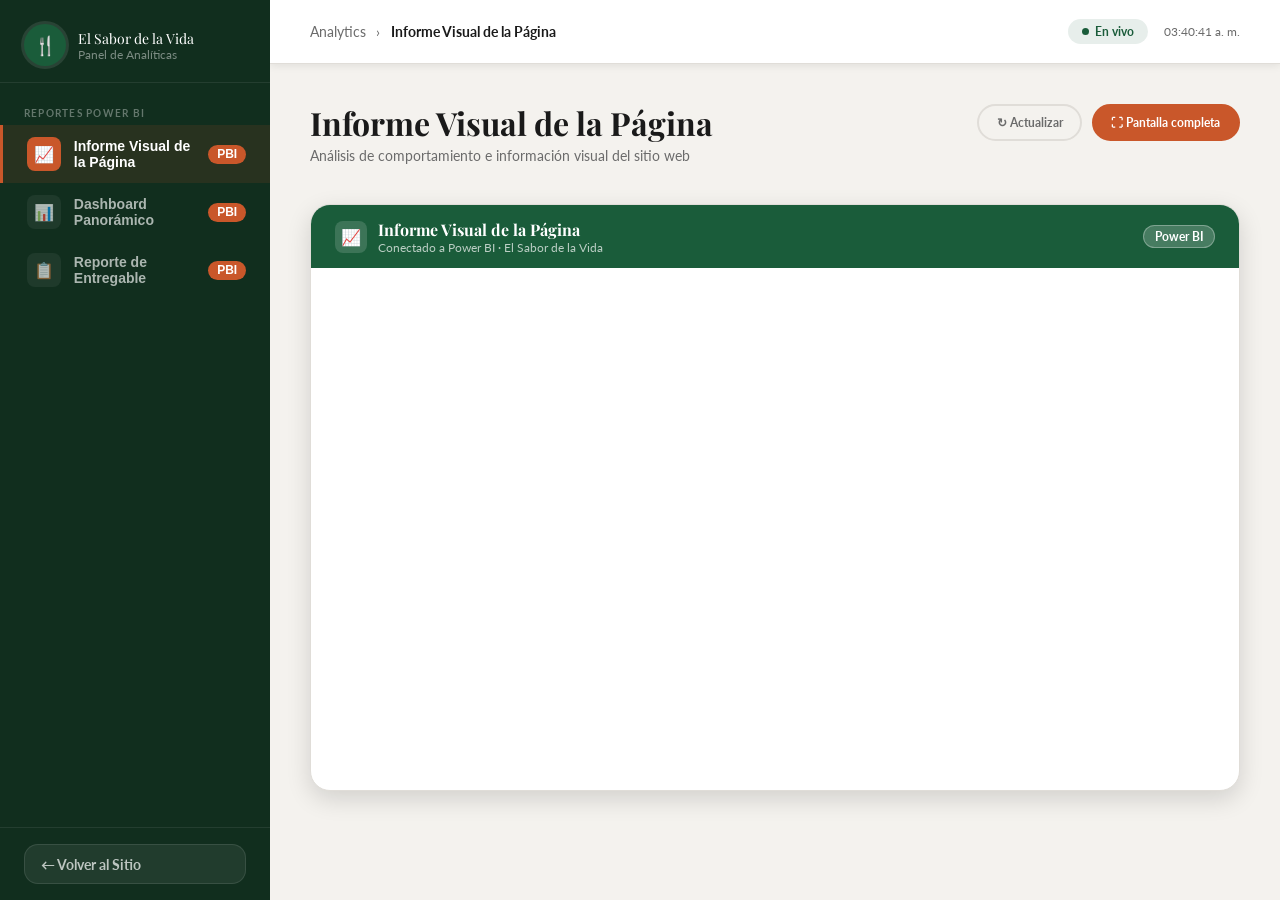
<file: el_sabor_de_la_vida/analytics.html>
<!DOCTYPE html>
<html lang="es">
<head>
  <meta charset="UTF-8" />
  <meta name="viewport" content="width=device-width, initial-scale=1.0" />
  <title>Analytics – El Sabor de la Vida</title>

  <link rel="preconnect" href="https://fonts.googleapis.com" />
  <link
    href="https://fonts.googleapis.com/css2?family=Playfair+Display:ital,wght@0,600;0,700;1,600&family=Lato:wght@300;400;700&display=swap"
    rel="stylesheet"
  />

  <style>
    :root {
      --c-verde:       #1a5c3a;
      --c-verde-h:     #2a7a50;
      --c-naranja:     #c9572a;
      --c-naranja-h:   #e06630;
      --c-crema:       #f0ede6;
      --c-blanco:      #ffffff;
      --c-negro:       #1a1a1a;
      --c-gris:        #6b6b6b;
      --c-gris-claro:  #e0ddd8;
      --c-sidebar-bg:  #112e1e;
      --f-display: 'Playfair Display', Georgia, serif;
      --f-body:    'Lato', Helvetica, sans-serif;
      --fs-xs:   0.75rem;
      --fs-sm:   0.875rem;
      --fs-base: 1rem;
      --fs-lg:   1.25rem;
      --fs-2xl:  2rem;
      --sp-xs: 0.5rem;
      --sp-sm: 1rem;
      --sp-md: 1.5rem;
      --sp-lg: 2.5rem;
      --r-sm:  8px;
      --r-md:  14px;
      --r-lg:  20px;
      --r-pill: 9999px;
      --sh-sm: 0 2px 8px rgba(0,0,0,.08);
      --sh-md: 0 8px 24px rgba(0,0,0,.14);
      --sh-lg: 0 16px 48px rgba(0,0,0,.22);
      --sidebar-w: 270px;
      --topbar-h:  64px;
      --t: 0.25s ease;
    }

    *, *::before, *::after { box-sizing: border-box; margin: 0; padding: 0; }
    html { font-size: 16px; }
    body {
      font-family: var(--f-body);
      background: #f4f2ee;
      color: var(--c-negro);
      display: flex;
      min-height: 100vh;
      overflow-x: hidden;
    }
    a { text-decoration: none; color: inherit; }

    /* ── SIDEBAR ── */
    .sidebar {
      position: fixed;
      top: 0; left: 0;
      width: var(--sidebar-w);
      height: 100vh;
      background: var(--c-sidebar-bg);
      display: flex;
      flex-direction: column;
      z-index: 200;
      transition: transform var(--t);
      overflow-y: auto;
    }
    .sidebar__brand {
      display: flex;
      align-items: center;
      gap: .75rem;
      padding: var(--sp-md) var(--sp-md) var(--sp-sm);
      border-bottom: 1px solid rgba(255,255,255,.08);
    }
    .sidebar__brand-icon {
      width: 42px; height: 42px;
      background: var(--c-verde);
      border-radius: 50%;
      display: grid; place-items: center;
      font-size: 1.15rem;
      flex-shrink: 0;
      box-shadow: 0 0 0 3px rgba(255,255,255,.1);
    }
    .sidebar__brand-name {
      font-family: var(--f-display);
      font-size: var(--fs-sm);
      color: var(--c-blanco);
      line-height: 1.25;
    }
    .sidebar__brand-sub {
      font-size: var(--fs-xs);
      color: rgba(255,255,255,.45);
      display: block;
      font-family: var(--f-body);
      font-weight: 400;
    }
    .sidebar__section-label {
      font-size: 0.65rem;
      font-weight: 700;
      letter-spacing: .12em;
      text-transform: uppercase;
      color: rgba(255,255,255,.35);
      padding: var(--sp-md) var(--sp-md) .4rem;
    }
    .sidebar__nav { flex: 1; padding-bottom: var(--sp-md); }
    .sidebar__item {
      display: flex;
      align-items: center;
      gap: .8rem;
      padding: .75rem var(--sp-md);
      color: rgba(255,255,255,.65);
      font-size: var(--fs-sm);
      font-weight: 700;
      cursor: pointer;
      border: none;
      border-left: 3px solid transparent;
      background: none;
      width: 100%;
      text-align: left;
      transition: all var(--t);
    }
    .sidebar__item:hover {
      background: rgba(255,255,255,.05);
      color: var(--c-blanco);
    }
    .sidebar__item--activo {
      background: rgba(201,87,42,.12);
      color: var(--c-blanco);
      border-left-color: var(--c-naranja);
    }
    .sidebar__item-icon {
      width: 34px; height: 34px;
      background: rgba(255,255,255,.06);
      border-radius: var(--r-sm);
      display: grid; place-items: center;
      font-size: 1rem;
      flex-shrink: 0;
      transition: background var(--t);
    }
    .sidebar__item--activo .sidebar__item-icon {
      background: var(--c-naranja);
    }
    .sidebar__item-badge {
      margin-left: auto;
      font-size: var(--fs-xs);
      background: var(--c-naranja);
      color: var(--c-blanco);
      padding: .15rem .55rem;
      border-radius: var(--r-pill);
      font-weight: 700;
    }
    .sidebar__footer {
      padding: var(--sp-sm) var(--sp-md);
      border-top: 1px solid rgba(255,255,255,.08);
    }
    .sidebar__back-btn {
      display: flex;
      align-items: center;
      gap: .6rem;
      width: 100%;
      padding: .65rem var(--sp-sm);
      background: rgba(255,255,255,.07);
      border: 1px solid rgba(255,255,255,.1);
      border-radius: var(--r-md);
      color: rgba(255,255,255,.7);
      font-family: var(--f-body);
      font-size: var(--fs-sm);
      font-weight: 700;
      cursor: pointer;
      transition: all var(--t);
    }
    .sidebar__back-btn:hover {
      background: rgba(255,255,255,.13);
      color: var(--c-blanco);
    }

    /* ── TOPBAR ── */
    .topbar {
      position: fixed;
      top: 0;
      left: var(--sidebar-w);
      right: 0;
      height: var(--topbar-h);
      background: var(--c-blanco);
      border-bottom: 1px solid var(--c-gris-claro);
      display: flex;
      align-items: center;
      justify-content: space-between;
      padding: 0 var(--sp-lg);
      z-index: 100;
      box-shadow: var(--sh-sm);
    }
    .topbar__left { display: flex; align-items: center; gap: .75rem; }
    .topbar__menu-btn {
      display: none;
      background: none;
      border: none;
      cursor: pointer;
      padding: .3rem;
      color: var(--c-gris);
      font-size: 1.4rem;
    }
    .topbar__breadcrumb { font-size: var(--fs-sm); color: var(--c-gris); }
    .topbar__breadcrumb strong { color: var(--c-negro); font-weight: 700; }
    .topbar__breadcrumb span { margin: 0 .4rem; }
    .topbar__right { display: flex; align-items: center; gap: var(--sp-sm); }
    .topbar__chip {
      display: inline-flex;
      align-items: center;
      gap: .4rem;
      padding: .3rem .85rem;
      border-radius: var(--r-pill);
      font-size: var(--fs-xs);
      font-weight: 700;
    }
    .topbar__chip--live { background: rgba(26,92,58,.1); color: var(--c-verde); }
    .topbar__chip--live::before {
      content: '';
      width: 7px; height: 7px;
      background: var(--c-verde);
      border-radius: 50%;
      animation: pulso 1.6s infinite;
    }
    @keyframes pulso {
      0%, 100% { opacity: 1; transform: scale(1); }
      50%       { opacity: .5; transform: scale(.7); }
    }
    .topbar__time { font-size: var(--fs-xs); color: var(--c-gris); }

    /* ── MAIN ── */
    .main {
      margin-left: var(--sidebar-w);
      margin-top: var(--topbar-h);
      flex: 1;
      padding: var(--sp-lg);
      min-height: calc(100vh - var(--topbar-h));
    }
    .view-header {
      display: flex;
      align-items: flex-start;
      justify-content: space-between;
      flex-wrap: wrap;
      gap: var(--sp-sm);
      margin-bottom: var(--sp-lg);
    }
    .view-header__title {
      font-family: var(--f-display);
      font-size: var(--fs-2xl);
      color: var(--c-negro);
      line-height: 1.2;
    }
    .view-header__subtitle { font-size: var(--fs-sm); color: var(--c-gris); margin-top: .3rem; }
    .view-header__actions { display: flex; gap: .6rem; flex-wrap: wrap; align-items: center; }
    .btn-accion {
      display: inline-flex;
      align-items: center;
      gap: .4rem;
      padding: .55rem 1.1rem;
      border-radius: var(--r-pill);
      font-family: var(--f-body);
      font-size: var(--fs-xs);
      font-weight: 700;
      cursor: pointer;
      border: 2px solid transparent;
      transition: all var(--t);
    }
    .btn-accion--primario { background: var(--c-naranja); color: var(--c-blanco); border-color: var(--c-naranja); }
    .btn-accion--primario:hover { background: var(--c-naranja-h); transform: translateY(-1px); box-shadow: var(--sh-sm); }
    .btn-accion--outline { background: transparent; color: var(--c-gris); border-color: var(--c-gris-claro); }
    .btn-accion--outline:hover { border-color: var(--c-verde); color: var(--c-verde); }

    /* ── Power BI wrapper ── */
    .pbi-wrapper {
      background: var(--c-blanco);
      border-radius: var(--r-lg);
      box-shadow: var(--sh-md);
      overflow: hidden;
      border: 1px solid var(--c-gris-claro);
    }
    .pbi-wrapper__bar {
      display: flex;
      align-items: center;
      justify-content: space-between;
      padding: .85rem var(--sp-md);
      background: var(--c-verde);
      color: var(--c-blanco);
    }
    .pbi-wrapper__bar-left { display: flex; align-items: center; gap: .7rem; }
    .pbi-wrapper__bar-icon {
      width: 32px; height: 32px;
      background: rgba(255,255,255,.15);
      border-radius: var(--r-sm);
      display: grid; place-items: center;
      font-size: 1rem;
    }
    .pbi-wrapper__bar-title { font-family: var(--f-display); font-size: var(--fs-base); font-weight: 700; }
    .pbi-wrapper__bar-sub { font-size: var(--fs-xs); opacity: .7; display: block; }
    .pbi-wrapper__bar-badge {
      font-size: var(--fs-xs);
      background: rgba(255,255,255,.2);
      border: 1px solid rgba(255,255,255,.3);
      padding: .2rem .65rem;
      border-radius: var(--r-pill);
      font-weight: 700;
    }
    .pbi-frame-container { position: relative; width: 100%; padding-top: 56.25%; }
    .pbi-frame-container iframe {
      position: absolute;
      top: 0; left: 0;
      width: 100%; height: 100%;
      border: none;
    }

    /* ── Placeholder (Dashboard pendiente) ── */
    .pbi-placeholder {
      display: flex;
      flex-direction: column;
      align-items: center;
      justify-content: center;
      gap: 1rem;
      padding: 4rem 2rem;
      background: #f8f6f2;
      text-align: center;
    }
    .pbi-placeholder__icon {
      width: 72px; height: 72px;
      background: rgba(26,92,58,.08);
      border-radius: 50%;
      display: grid; place-items: center;
      font-size: 2rem;
    }
    .pbi-placeholder__title {
      font-family: var(--f-display);
      font-size: 1.25rem;
      color: var(--c-negro);
      font-weight: 700;
    }
    .pbi-placeholder__desc {
      font-size: .875rem;
      color: var(--c-gris);
      max-width: 380px;
      line-height: 1.6;
    }
    .pbi-placeholder__tag {
      display: inline-flex; align-items: center; gap: .4rem;
      padding: .35rem 1rem; border-radius: var(--r-pill);
      background: rgba(201,87,42,.1); color: var(--c-naranja);
      font-size: .75rem; font-weight: 700;
    }

    /* ── Views ── */
    .view { display: none; }
    .view--activa { display: block; }

    /* ── Overlay móvil ── */
    .overlay {
      display: none;
      position: fixed;
      inset: 0;
      background: rgba(0,0,0,.45);
      z-index: 150;
    }
    .overlay--visible { display: block; }

    /* ── Responsive ── */
    @media (max-width: 900px) {
      .sidebar { transform: translateX(calc(-1 * var(--sidebar-w))); }
      .sidebar--abierto { transform: translateX(0); box-shadow: var(--sh-lg); }
      .topbar { left: 0; }
      .topbar__menu-btn { display: block; }
      .main { margin-left: 0; }
    }
    @media (max-width: 600px) {
      .main { padding: var(--sp-sm); }
      .topbar { padding: 0 var(--sp-sm); }
      .view-header { flex-direction: column; }
      .view-header__actions { width: 100%; }
    }
  </style>
</head>
<body>

  <!-- SIDEBAR -->
  <aside class="sidebar" id="sidebar" role="navigation" aria-label="Menú de analytics">

    <div class="sidebar__brand">
      <div class="sidebar__brand-icon" aria-hidden="true">🍴</div>
      <div>
        <span class="sidebar__brand-name">El Sabor de la Vida</span>
        <span class="sidebar__brand-sub">Panel de Analíticas</span>
      </div>
    </div>

    <nav class="sidebar__nav" aria-label="Secciones del panel">

      <p class="sidebar__section-label">Reportes Power BI</p>

      <!-- 1. Informe Visual de la Página -->
      <button
        class="sidebar__item sidebar__item--activo"
        id="nav-informe"
        onclick="cambiarVista('informe')"
        aria-current="page"
        aria-label="Informe visual de la página"
      >
        <span class="sidebar__item-icon" aria-hidden="true">📈</span>
        Informe Visual de la Página
        <span class="sidebar__item-badge">PBI</span>
      </button>

      <!-- 2. Dashboard Panorámico -->
      <button
        class="sidebar__item"
        id="nav-dashboard"
        onclick="cambiarVista('dashboard')"
        aria-label="Dashboard Panorámico"
      >
        <span class="sidebar__item-icon" aria-hidden="true">📊</span>
        Dashboard Panorámico
        <span class="sidebar__item-badge">PBI</span>
      </button>

      <!-- 3. Reporte de Entregable -->
      <button
        class="sidebar__item"
        id="nav-entregable"
        onclick="cambiarVista('entregable')"
        aria-label="Reporte de Entregable"
      >
        <span class="sidebar__item-icon" aria-hidden="true">📋</span>
        Reporte de Entregable
        <span class="sidebar__item-badge">PBI</span>
      </button>

    </nav>

    <div class="sidebar__footer">
      <button
        class="sidebar__back-btn"
        onclick="window.location.href='index.html'"
        aria-label="Volver al sitio principal"
      >
        ← Volver al Sitio
      </button>
    </div>

  </aside>

  <div class="overlay" id="overlay" onclick="cerrarSidebar()"></div>

  <!-- TOPBAR -->
  <header class="topbar" role="banner">
    <div class="topbar__left">
      <button class="topbar__menu-btn" id="menuBtn" onclick="toggleSidebar()" aria-label="Abrir menú">☰</button>
      <div class="topbar__breadcrumb" id="breadcrumb" aria-label="Ruta de navegación">
        Analytics <span aria-hidden="true">›</span> <strong id="breadcrumb-seccion">Informe Visual de la Página</strong>
      </div>
    </div>
    <div class="topbar__right">
      <span class="topbar__chip topbar__chip--live">En vivo</span>
      <span class="topbar__time" id="reloj" aria-live="off"></span>
    </div>
  </header>

  <!-- MAIN -->
  <main class="main" role="main">

    <!-- VISTA 1: Informe Visual de la Página -->
    <section class="view view--activa" id="view-informe" aria-label="Informe Visual de la Página">
      <div class="view-header">
        <div>
          <h1 class="view-header__title">Informe Visual de la Página</h1>
          <p class="view-header__subtitle">Análisis de comportamiento e información visual del sitio web</p>
        </div>
        <div class="view-header__actions">
          <button class="btn-accion btn-accion--outline" onclick="recargarFrame('frame-informe')">↻ Actualizar</button>
          <button class="btn-accion btn-accion--primario" onclick="pantallaCompleta('frame-informe')">⛶ Pantalla completa</button>
        </div>
      </div>
      <div class="pbi-wrapper">
        <div class="pbi-wrapper__bar">
          <div class="pbi-wrapper__bar-left">
            <div class="pbi-wrapper__bar-icon">📈</div>
            <div>
              <span class="pbi-wrapper__bar-title">Informe Visual de la Página</span>
              <span class="pbi-wrapper__bar-sub">Conectado a Power BI · El Sabor de la Vida</span>
            </div>
          </div>
          <span class="pbi-wrapper__bar-badge">Power BI</span>
        </div>
        <div class="pbi-frame-container">
          <iframe
            id="frame-informe"
            title="Informe Visual de la Página"
            src="https://app.powerbi.com/view?r=eyJrIjoiOTVkMmIzNTAtYzUxZS00MjAzLTkxNzgtM2FjYWExOTY4ZjMwIiwidCI6ImU0NzY0NmZlLWRhMjctNDUxOC04NDM2LTVmOGIxNThiYTEyNyIsImMiOjR9"
            allowfullscreen="true"
            loading="lazy"
          ></iframe>
        </div>
      </div>
    </section>

    <!-- VISTA 2: Dashboard Panorámico (pendiente) -->
    <section class="view" id="view-dashboard" aria-label="Dashboard Panorámico">
      <div class="view-header">
        <div>
          <h1 class="view-header__title">Dashboard Panorámico</h1>
          <p class="view-header__subtitle">Visión general de métricas e indicadores clave del restaurante</p>
        </div>
      </div>
      <div class="pbi-wrapper">
        <div class="pbi-wrapper__bar">
          <div class="pbi-wrapper__bar-left">
            <div class="pbi-wrapper__bar-icon">📊</div>
            <div>
              <span class="pbi-wrapper__bar-title">Dashboard Panorámico</span>
              <span class="pbi-wrapper__bar-sub">Power BI · Informe Panoramico</span>
            </div>
          </div>
          <span class="pbi-wrapper__bar-badge">Power BI</span>
        </div>
        
        
          <div class="pbi-frame-container">
            <iframe
              id="frame-dashboard"
              title="Dashboard Panorámico"
              src="https://app.powerbi.com/view?r=eyJrIjoiZTI3NDUyNWUtMDA4Ni00ZWEzLWE3ZTYtNmFmMGM4ZGU3MjBlIiwidCI6ImU0NzY0NmZlLWRhMjctNDUxOC04NDM2LTVmOGIxNThiYTEyNyIsImMiOjR9"
              allowfullscreen="true"
              loading="lazy"
            ></iframe>
          </div>
        
      </div>
    </section>

    <!-- VISTA 3: Reporte de Entregable -->
    <section class="view" id="view-entregable" aria-label="Reporte de Entregable">
      <div class="view-header">
        <div>
          <h1 class="view-header__title">Reporte de Entregable</h1>
          <p class="view-header__subtitle">Documentación y métricas del entregable del proyecto</p>
        </div>
        <div class="view-header__actions">
          <button class="btn-accion btn-accion--outline" onclick="recargarFrame('frame-entregable')">↻ Actualizar</button>
          <button class="btn-accion btn-accion--primario" onclick="pantallaCompleta('frame-entregable')">⛶ Pantalla completa</button>
        </div>
      </div>
      <div class="pbi-wrapper">
        <div class="pbi-wrapper__bar">
          <div class="pbi-wrapper__bar-left">
            <div class="pbi-wrapper__bar-icon">📋</div>
            <div>
              <span class="pbi-wrapper__bar-title">Reporte de Entregable</span>
              <span class="pbi-wrapper__bar-sub">Conectado a Power BI · El Sabor de la Vida</span>
            </div>
          </div>
          <span class="pbi-wrapper__bar-badge">Power BI</span>
        </div>
        <div class="pbi-frame-container">
          <iframe
            id="frame-entregable"
            title="Reporte de Entregable"
            src="https://app.powerbi.com/view?r=eyJrIjoiNTFkNjIwMGQtN2E3Mi00M2FhLWI3NmYtNzdiMjE5MWU4YzVjIiwidCI6ImU0NzY0NmZlLWRhMjctNDUxOC04NDM2LTVmOGIxNThiYTEyNyIsImMiOjR9"
            allowfullscreen="true"
            loading="lazy"
          ></iframe>
        </div>
      </div>
    </section>

  </main>

  <script>
    const VISTAS = {
      informe:    { nav: 'nav-informe',    view: 'view-informe',    titulo: 'Informe Visual de la Página' },
      dashboard:  { nav: 'nav-dashboard',  view: 'view-dashboard',  titulo: 'Dashboard Panorámico' },
      entregable: { nav: 'nav-entregable', view: 'view-entregable', titulo: 'Reporte de Entregable' }
    };

    let vistaActual = 'informe';

    function cambiarVista(id) {
      if (id === vistaActual) { cerrarSidebar(); return; }

      const ant = VISTAS[vistaActual];
      document.getElementById(ant.nav).classList.remove('sidebar__item--activo');
      document.getElementById(ant.nav).removeAttribute('aria-current');
      document.getElementById(ant.view).classList.remove('view--activa');

      const nueva = VISTAS[id];
      document.getElementById(nueva.nav).classList.add('sidebar__item--activo');
      document.getElementById(nueva.nav).setAttribute('aria-current', 'page');
      document.getElementById(nueva.view).classList.add('view--activa');
      document.getElementById('breadcrumb-seccion').textContent = nueva.titulo;

      vistaActual = id;
      cerrarSidebar();
      window.scrollTo({ top: 0, behavior: 'smooth' });
    }

    function toggleSidebar() {
      const sb = document.getElementById('sidebar');
      const ov = document.getElementById('overlay');
      const abierto = sb.classList.toggle('sidebar--abierto');
      ov.classList.toggle('overlay--visible', abierto);
      document.getElementById('menuBtn').setAttribute('aria-expanded', abierto);
    }

    function cerrarSidebar() {
      document.getElementById('sidebar').classList.remove('sidebar--abierto');
      document.getElementById('overlay').classList.remove('overlay--visible');
      document.getElementById('menuBtn').setAttribute('aria-expanded', 'false');
    }

    function recargarFrame(frameId) {
      const frame = document.getElementById(frameId);
      if (!frame) return;
      const src = frame.src;
      frame.src = '';
      setTimeout(() => { frame.src = src; }, 150);
    }

    function pantallaCompleta(frameId) {
      const frame = document.getElementById(frameId);
      if (!frame) return;
      if (frame.requestFullscreen) frame.requestFullscreen();
      else if (frame.webkitRequestFullscreen) frame.webkitRequestFullscreen();
      else if (frame.mozRequestFullScreen) frame.mozRequestFullScreen();
    }

    function actualizarReloj() {
      const ahora = new Date();
      document.getElementById('reloj').textContent =
        ahora.toLocaleTimeString('es-NI', { hour: '2-digit', minute: '2-digit', second: '2-digit' });
    }
    actualizarReloj();
    setInterval(actualizarReloj, 1000);

    document.addEventListener('keydown', (e) => {
      if (e.key === 'Escape') cerrarSidebar();
    });
  </script>

</body>
</html>
</file>
